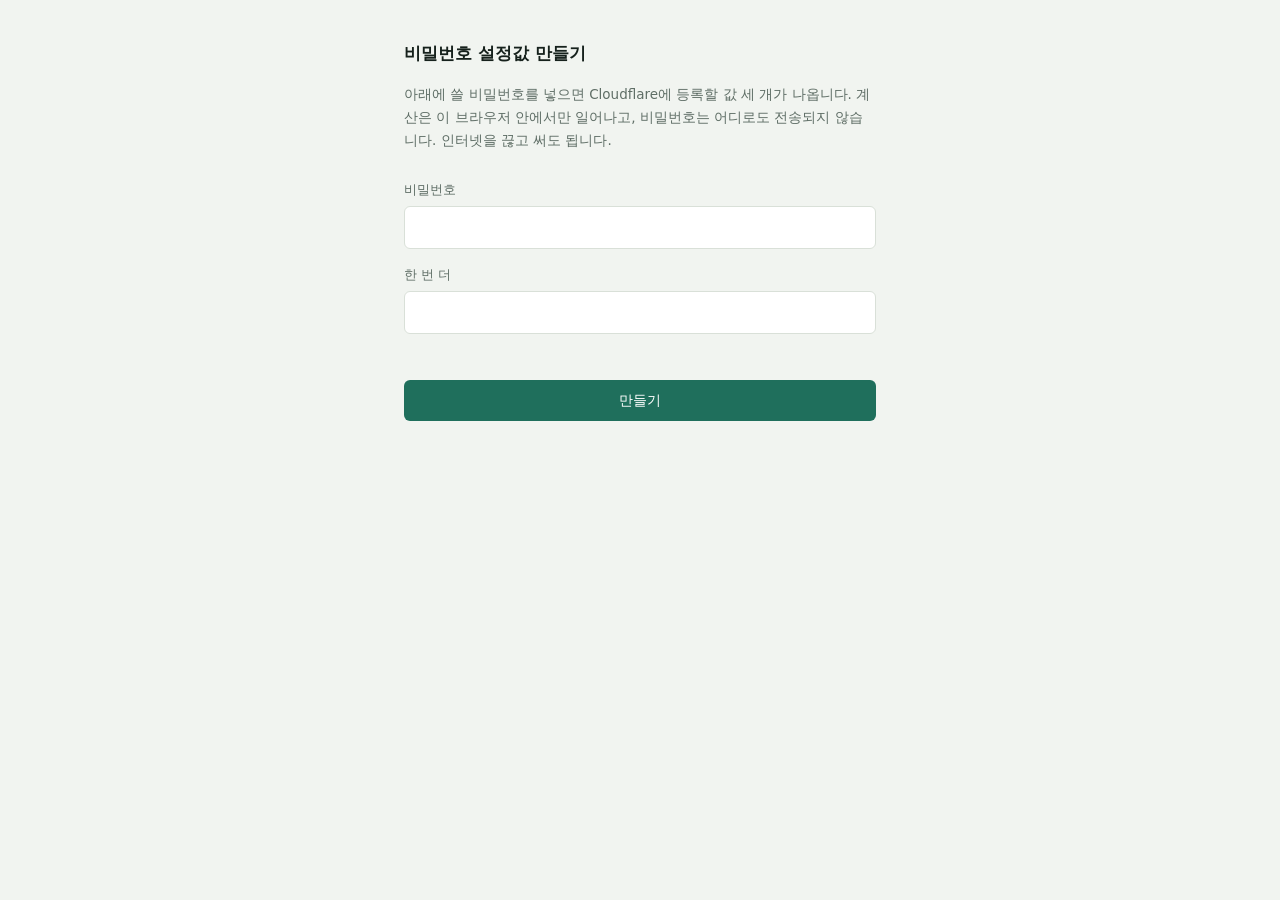
<file: tools/hash.html>
<!DOCTYPE html>
<html lang="ko">
<head>
<meta charset="utf-8">
<meta name="viewport" content="width=device-width, initial-scale=1">
<title>비밀번호 설정값 만들기</title>
<meta name="robots" content="noindex, nofollow">
<link rel="stylesheet" href="../style.css">
<link rel="stylesheet" href="hash.css">
</head>
<body>
<main class="tool">
  <h1 class="tool__title">비밀번호 설정값 만들기</h1>

  <p class="tool__lead">
    아래에 쓸 비밀번호를 넣으면 Cloudflare에 등록할 값 세 개가 나옵니다.
    계산은 이 브라우저 안에서만 일어나고, 비밀번호는 어디로도 전송되지 않습니다.
    인터넷을 끊고 써도 됩니다.
  </p>

  <label class="tool__label" for="pw">비밀번호</label>
  <input type="password" id="pw" class="gate__input" autocomplete="new-password">

  <label class="tool__label" for="pw2">한 번 더</label>
  <input type="password" id="pw2" class="gate__input" autocomplete="new-password">

  <p class="tool__msg" id="msg"></p>

  <button type="button" class="btn btn--primary tool__btn" id="go">만들기</button>

  <section class="tool__out" id="out" hidden>
    <p class="tool__lead">
      Pages 프로젝트 → Settings → 환경 변수에 이 세 개를 그대로 넣으세요.
      <strong>MEMO_VERIFIER는 Secret(암호화)으로 저장하세요.</strong>
    </p>

    <label class="tool__label" for="salt">MEMO_SALT</label>
    <textarea id="salt" class="tool__value" rows="2" readonly></textarea>

    <label class="tool__label" for="verifier">MEMO_VERIFIER</label>
    <textarea id="verifier" class="tool__value" rows="3" readonly></textarea>

    <label class="tool__label" for="iter">MEMO_ITERATIONS</label>
    <textarea id="iter" class="tool__value" rows="1" readonly></textarea>

    <p class="tool__warn">
      이 값들로는 비밀번호를 되돌릴 수 없습니다. 비밀번호를 잊으면 이 도구로
      새로 만들어 환경 변수를 바꿔야 합니다. 메모는 그대로 남습니다.
    </p>
  </section>
</main>
<script src="hash.js"></script>
</body>
</html>
</file>
<file: style.css>
/* ==========================================================================
   메모 — 개인 메모장
   색: 차가운 세이지 종이 위의 짙은 잉크, 강조는 소나무색 한 가지만.
   글꼴: 화면 UI는 산세리프, 메모 본문은 명조체.
         쓴 글이 "읽는 글"처럼 보이도록 입력창도 같은 명조체를 씁니다.
   ========================================================================== */

:root {
  --paper:      #F1F4F0;
  --surface:    #FFFFFF;
  --ink:        #16211C;
  --ink-soft:   #5F6E66;
  --rule:       #D9E0D8;
  --accent:     #1F6F5C;
  --accent-pale:#E4EFEA;
  --danger:     #8C2F26;

  --col:        41rem;   /* 본문 한 줄이 70자 안쪽으로 유지되는 폭 */
  --radius:     6px;

  --ui:   "IBM Plex Sans KR", system-ui, -apple-system, sans-serif;
  --text: "Gowun Batang", Georgia, serif;
}

* { box-sizing: border-box; }

html { -webkit-text-size-adjust: 100%; }

body {
  margin: 0;
  background: var(--paper);
  color: var(--ink);
  font-family: var(--ui);
  font-size: 14px;
  line-height: 1.6;
}

.sr-only {
  position: absolute;
  width: 1px; height: 1px;
  padding: 0; margin: -1px;
  overflow: hidden;
  clip: rect(0 0 0 0);
  white-space: nowrap;
  border: 0;
}

:focus-visible {
  outline: 2px solid var(--accent);
  outline-offset: 2px;
  border-radius: 3px;
}

/* --- 헤더 ---------------------------------------------------------------- */

.topbar {
  display: flex;
  align-items: baseline;
  justify-content: space-between;
  gap: 1rem;
  max-width: var(--col);
  margin: 0 auto;
  padding: 2rem 1.25rem 1.25rem;
}

.topbar__title {
  margin: 0;
  font-size: 15px;
  font-weight: 600;
  letter-spacing: 0.02em;
}

.topbar__meta {
  display: flex;
  align-items: baseline;
  gap: 0.9rem;
}

.topbar__count {
  margin: 0;
  font-size: 12.5px;
  color: var(--ink-soft);
  font-variant-numeric: tabular-nums;
}

/* --- 본문 폭 ------------------------------------------------------------- */

.page {
  max-width: var(--col);
  margin: 0 auto;
  padding: 0 1.25rem 5rem;
}

/* --- 쓰는 곳 (이 페이지의 주인공) ---------------------------------------- */

.composer__field {
  display: block;
  width: 100%;
  min-height: 7.5rem;
  padding: 1.15rem 1.25rem;
  background: var(--surface);
  border: 1px solid var(--rule);
  border-radius: var(--radius);
  color: var(--ink);
  font-family: var(--text);
  font-size: 17px;
  line-height: 1.75;
  resize: vertical;
  transition: border-color 120ms ease, box-shadow 120ms ease;
}

.composer__field::placeholder { color: #9BA8A1; }

.composer__field:focus {
  outline: none;
  border-color: var(--accent);
  box-shadow: 0 0 0 3px var(--accent-pale);
}

.composer__bar {
  display: flex;
  align-items: center;
  justify-content: space-between;
  gap: 1rem;
  margin-top: 0.7rem;
  min-height: 2rem;
}

.composer__hint {
  font-size: 12.5px;
  color: var(--ink-soft);
}

.composer__hint--error { color: var(--danger); }

.composer__actions {
  display: flex;
  align-items: center;
  gap: 0.5rem;
}

/* 수정 중일 때 입력창의 상태를 눈에 보이게 */
.composer.is-editing .composer__field {
  border-color: var(--accent);
  background: #FCFEFD;
}

/* --- 버튼 ---------------------------------------------------------------- */

.btn {
  font-family: var(--ui);
  font-size: 13.5px;
  font-weight: 500;
  padding: 0.5rem 1.1rem;
  border-radius: var(--radius);
  border: 1px solid transparent;
  cursor: pointer;
  transition: background-color 120ms ease, color 120ms ease;
}

.btn--primary {
  background: var(--accent);
  color: #FFFFFF;
}
.btn--primary:hover { background: #185849; }

/* 서버 응답을 기다리는 동안 */
.btn:disabled {
  opacity: 0.5;
  cursor: default;
}
.btn--primary:disabled:hover { background: var(--accent); }

.btn--quiet {
  background: transparent;
  color: var(--ink-soft);
  border-color: var(--rule);
}
.btn--quiet:hover { color: var(--ink); border-color: #BFCABF; }

/* --- 검색 ---------------------------------------------------------------- */

.searchrow {
  margin: 2.25rem 0 0;
  padding-top: 1.5rem;
  border-top: 1px solid var(--rule);
}

.searchrow__input {
  width: 100%;
  padding: 0.5rem 0;
  background: transparent;
  border: 0;
  border-bottom: 1px solid transparent;
  color: var(--ink);
  font-family: var(--ui);
  font-size: 13.5px;
  transition: border-color 120ms ease;
}

.searchrow__input::placeholder { color: #9BA8A1; }

.searchrow__input:focus {
  outline: none;
  border-bottom-color: var(--accent);
}

/* --- 메모 목록 ----------------------------------------------------------- */
/* 카드로 나누지 않고 한 줄 괘선으로만 구분해서, 공책처럼 이어지게 합니다. */

.stream {
  list-style: none;
  margin: 0;
  padding: 0;
}

.memo {
  padding: 1.5rem 0;
  border-bottom: 1px solid var(--rule);
}

/* 검색으로 걸러진 행은 DOM에는 남아 있고 화면에서만 빠집니다. */
.memo[hidden] { display: none; }

.memo__time {
  display: block;
  font-size: 12px;
  color: var(--ink-soft);
  font-variant-numeric: tabular-nums;
}

.memo__body {
  margin: 0.45rem 0 0;
  font-family: var(--text);
  font-size: 17px;
  line-height: 1.75;
  white-space: pre-wrap;
  word-break: break-word;
}

.memo__tools {
  display: flex;
  align-items: center;
  gap: 0.9rem;
  margin-top: 0.75rem;
  min-height: 1.5rem;
}

.linkbtn {
  padding: 0;
  background: none;
  border: 0;
  color: var(--ink-soft);
  font-family: var(--ui);
  font-size: 12.5px;
  cursor: pointer;
  transition: color 120ms ease;
}
.linkbtn:hover { color: var(--ink); }
.linkbtn--danger:hover { color: var(--danger); }

.memo__ask {
  font-size: 12.5px;
  color: var(--danger);
}

/* 저장 직후 어디에 들어갔는지 보여주는 한 번의 신호 */
.memo--new { animation: settle 900ms ease-out; }

@keyframes settle {
  from { background: var(--accent-pale); }
  to   { background: transparent; }
}

/* --- 비었을 때 / 결과 없을 때 -------------------------------------------- */

.notice {
  margin: 2.5rem 0 0;
  color: var(--ink-soft);
  font-size: 13.5px;
}

/* --- 좁은 화면 ----------------------------------------------------------- */

@media (max-width: 480px) {
  .topbar { padding: 1.5rem 1rem 1rem; }
  .page   { padding: 0 1rem 4rem; }

  .composer__field { font-size: 16px; padding: 1rem; }  /* iOS 자동 확대 방지 */
  .memo__body      { font-size: 16px; }

  .composer__bar { flex-direction: column; align-items: stretch; }
  .composer__actions { justify-content: flex-end; }
}

@media (prefers-reduced-motion: reduce) {
  * { animation: none !important; transition: none !important; }
}


/* --- 잠금 화면 -----------------------------------------------------------
   세션이 없으면 화면 전체를 덮습니다. 뒤의 내용은 아직 비어 있지만,
   혹시 남아 있어도 보이지 않도록 불투명하게 깔았습니다.
   -------------------------------------------------------------------------- */

.gate {
  position: fixed;
  inset: 0;
  z-index: 10;
  display: flex;
  align-items: center;
  justify-content: center;
  padding: 1.25rem;
  background: var(--paper);
}

.gate[hidden] { display: none; }

.gate__box {
  width: 100%;
  max-width: 20rem;
  text-align: left;
}

.gate__title {
  margin: 0;
  font-size: 15px;
  font-weight: 600;
  letter-spacing: 0.02em;
}

.gate__msg {
  margin: 0.4rem 0 1.25rem;
  font-size: 12.5px;
  line-height: 1.6;
  color: var(--ink-soft);
  min-height: 2.4em;   /* 문구가 바뀌어도 입력창이 안 흔들리게 */
}

.gate__msg--error { color: var(--danger); }

.gate__input {
  display: block;
  width: 100%;
  padding: 0.7rem 0.9rem;
  background: var(--surface);
  border: 1px solid var(--rule);
  border-radius: var(--radius);
  color: var(--ink);
  font-family: var(--ui);
  font-size: 16px;     /* iOS 자동 확대 방지 */
  transition: border-color 120ms ease, box-shadow 120ms ease;
}

.gate__input:focus {
  outline: none;
  border-color: var(--accent);
  box-shadow: 0 0 0 3px var(--accent-pale);
}

.gate__input:disabled { opacity: 0.6; }

.gate__btn {
  width: 100%;
  margin-top: 0.6rem;
  padding: 0.65rem;
}

/* 입력칸이 여러 개인 창(비밀번호 바꾸기)에서 두 번째 칸부터 */
.gate__input--stack { margin-top: 0.5rem; }

/* 취소 / 확인 버튼 줄. 게시판의 비밀번호 창도 같이 씁니다. */
.gate__actions {
  display: flex;
  justify-content: flex-end;
  gap: 0.6rem;
  margin-top: 0.9rem;
}
</file>
<file: tools/hash.css>
.tool {
  max-width: 32rem;
  margin: 0 auto;
  padding: 2.5rem 1.25rem 5rem;
}

.tool__title {
  margin: 0 0 1rem;
  font-size: 17px;
  font-weight: 600;
}

.tool__lead {
  margin: 0 0 1.75rem;
  font-size: 13.5px;
  line-height: 1.7;
  color: var(--ink-soft);
}

.tool__label {
  display: block;
  margin: 1rem 0 0.35rem;
  font-size: 12.5px;
  color: var(--ink-soft);
}

.tool__msg {
  margin: 0.9rem 0 0;
  min-height: 1.4em;
  font-size: 12.5px;
  color: var(--danger);
}

.tool__btn {
  width: 100%;
  margin-top: 0.9rem;
  padding: 0.65rem;
}

.tool__out {
  margin-top: 2.5rem;
  padding-top: 2rem;
  border-top: 1px solid var(--rule);
}

.tool__value {
  display: block;
  width: 100%;
  padding: 0.7rem 0.9rem;
  background: var(--surface);
  border: 1px solid var(--rule);
  border-radius: var(--radius);
  color: var(--ink);
  font-family: ui-monospace, "SFMono-Regular", Menlo, Consolas, monospace;
  font-size: 12.5px;
  line-height: 1.6;
  word-break: break-all;
  resize: vertical;
}

.tool__warn {
  margin: 1.75rem 0 0;
  font-size: 12.5px;
  line-height: 1.7;
  color: var(--danger);
}
</file>
